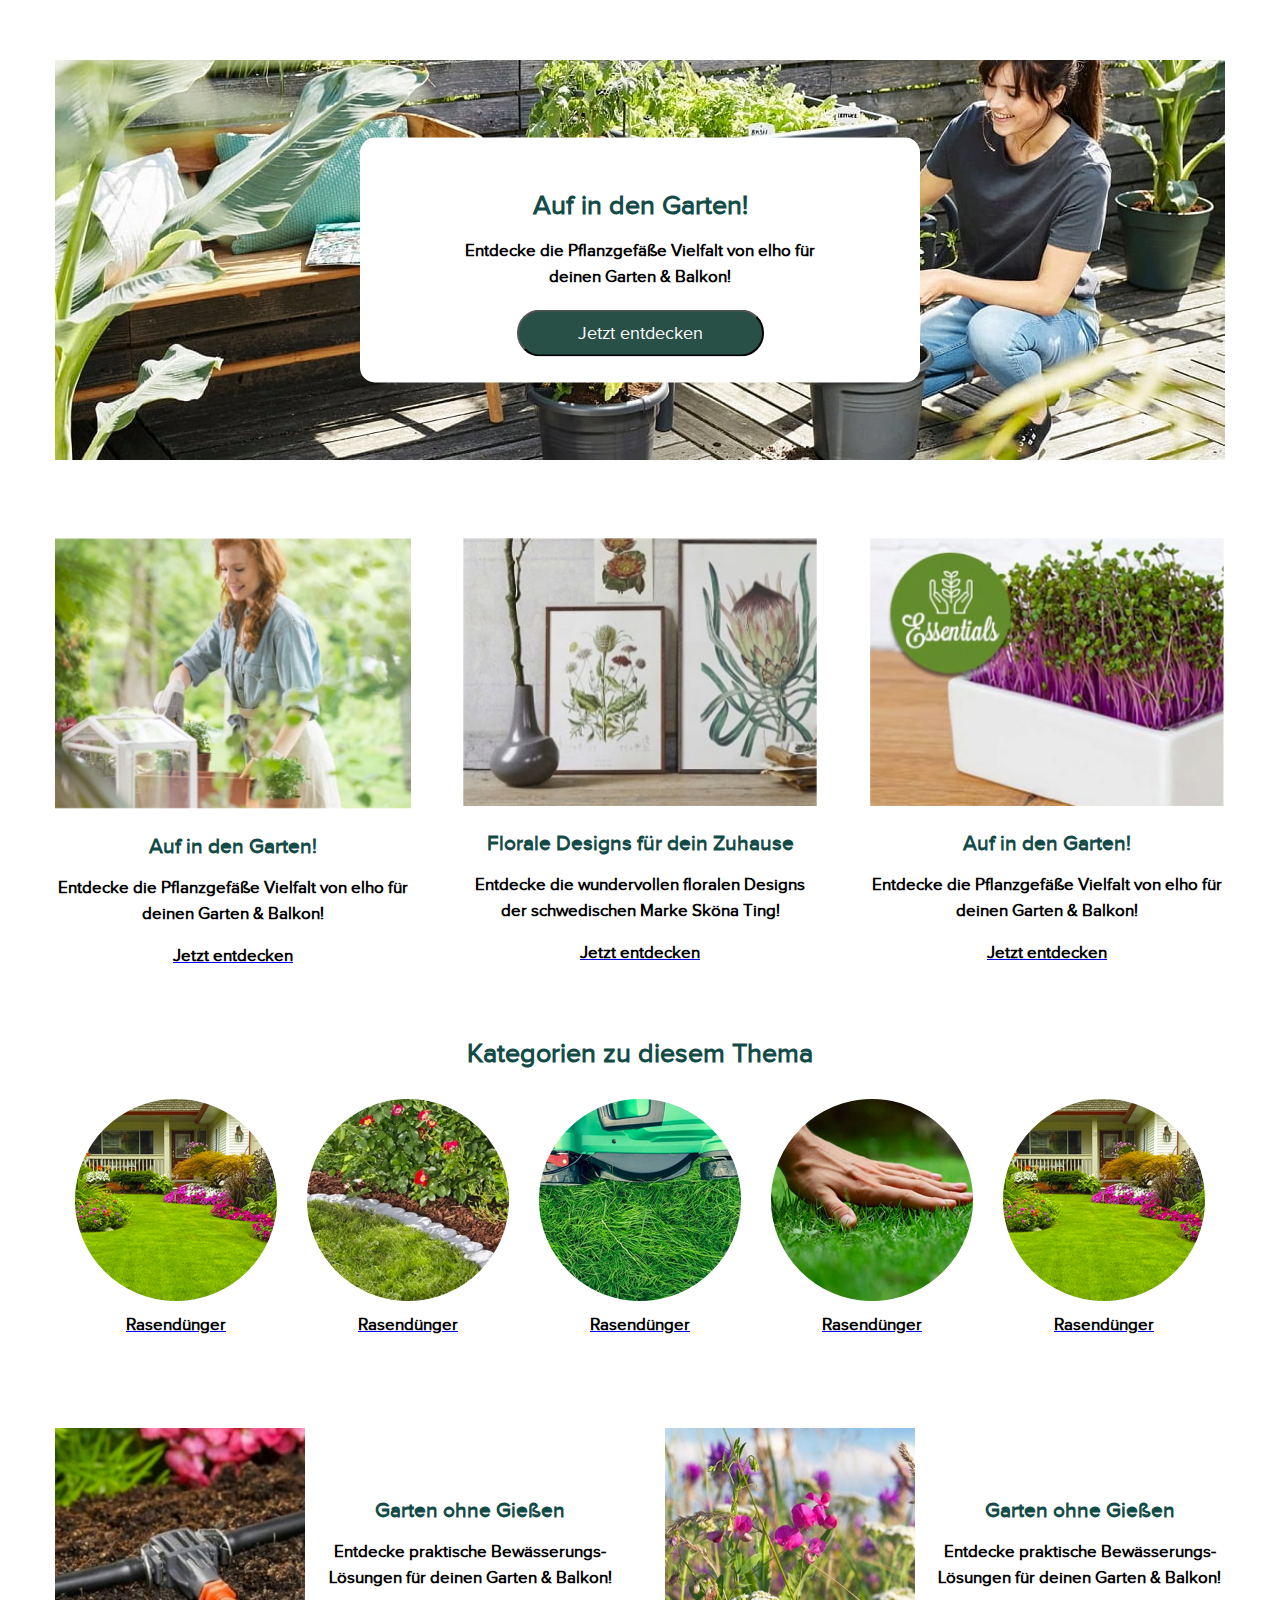
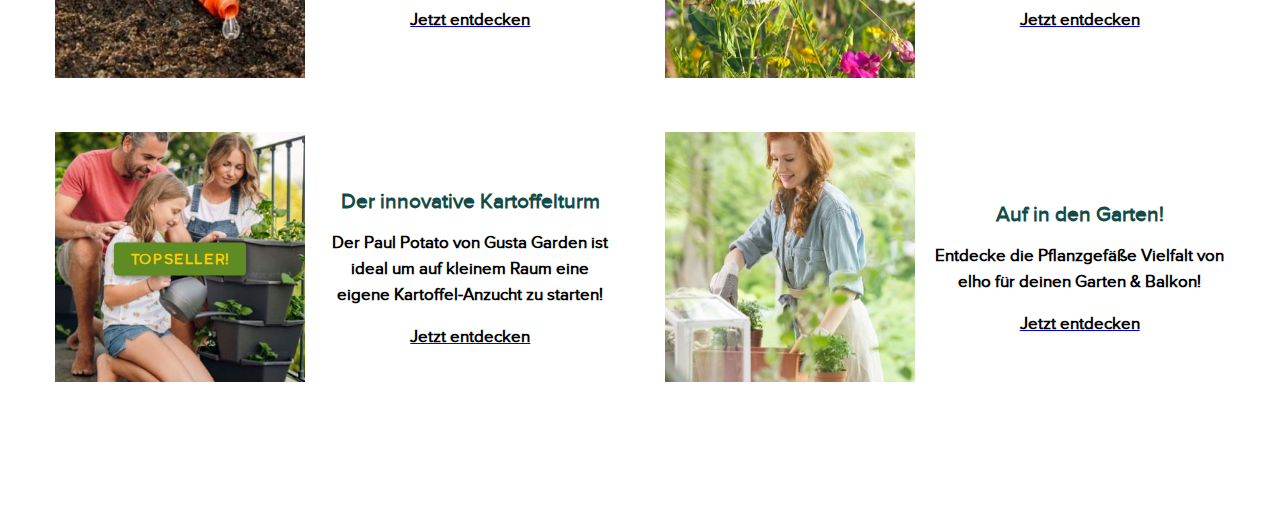
<file: index.html>
<!DOCTYPE html>
<html lang="de">
<head>
    <meta charset="UTF-8">
    <meta name="viewport" content="width=device-width, initial-scale=1.0">
    <meta name="description" content="Entdecke hier alles rund um den Garten, mit unseren Top Angeboten.">
    <link rel="stylesheet" href="styles.css">
    <title>Auf in den Garten!</title>
</head>
<body>
    <header>
        <div class="hero">
            <img class="hero-img" src="assets/header.jpg" alt="Garten"></img>
            <div class="header-container">
                <div class="header-wrapper">
                    <h1>Auf in den Garten!</h1>
                    <p>Entdecke die Pflanzgefäße Vielfalt von elho für deinen Garten & Balkon!</p>
                    <a href="#"><button>Jetzt entdecken</button></a>
                </div>
            </div>
        </div>
    </header>
    <div class="center">
        <div class="flex-container">
            <section class="top-section">
                <div class="item first">
                    <a href="#"><img class="section-img" src="assets/section1/img1.jpg" alt="Garten"></a>
                    <h3>Auf in den Garten!</h3>
                    <p>Entdecke die Pflanzgefäße Vielfalt von elho für deinen Garten & Balkon!</p>
                    <a href="#"><p>Jetzt entdecken</p> </a>
                </div>
                <div class="item two">
                    <a href="#"><img class="section-img" src="assets/section1/img2.jpg" alt="Bilder von Pflanzen"></a>
                    <h3>Florale Designs für dein Zuhause</h3>
                    <p>Entdecke die wundervollen floralen Designs der schwedischen Marke Sköna Ting!</p>
                    <a href="#"><p>Jetzt entdecken</p> </a>
                </div>
                <div class="item three">
                    <a href="#"><img class="section-img" src="assets/section1/img3.jpg" alt="Pflanzgefäß"></a>
                    <h3>Auf in den Garten!</h3>
                    <p>Entdecke die Pflanzgefäße Vielfalt von elho für deinen Garten & Balkon!</p>
                    <a href="#"><p>Jetzt entdecken</p> </a>
                </div>
            </section>
            <section class="categorie-wrapper">
                <h2>Kategorien zu diesem Thema</h2>
                <div class="categorie-container">
                    <div class="categorie one">
                        <a href="#">
                            <img class="categorie-img" src="assets/categories/img1.jpg" alt="Garten">
                            <p class="categorie-p">Rasendünger</p>
                        </a>
                    </div>
                    <div class="categorie two">
                        <a href="#">
                            <img class="categorie-img" src="assets/categories/img2.jpg" alt="Garten">
                            <p class="categorie-p">Rasendünger</p>
                        </a>
                    </div>
                    <div class="categorie three">
                        <a href="#">
                            <img class="categorie-img" src="assets/categories/img3.jpg" alt="Garten">
                            <p class="categorie-p">Rasendünger</p>
                        </a>
                    </div>
                    <div class="categorie four">
                        <a href="#">
                            <img class="categorie-img" src="assets/categories/img4.jpg" alt="Garten">
                            <p class="categorie-p">Rasendünger</p>
                        </a>
                    </div>
                    <div class="categorie five">
                        <a href="#">
                            <img class="categorie-img" src="assets/categories/img5.jpg" alt="Garten">
                            <p class="categorie-p">Rasendünger</p>
                        </a>
                    </div>
                </div>
            </section>
            <section class="bottom-section">
                <div class="item one">
                    <a href="#"><img class="section-img" src="assets/section2/img1.jpg" alt="Bewässerungssystem"></a>
                    <div class="text-wrapper">
                        <h3>Garten ohne Gießen</h3>
                        <p>Entdecke praktische Bewässerungs-Lösungen für deinen Garten & Balkon!</p>
                        <a href="#"><p>Jetzt entdecken</p> </a>
                    </div>
                </div>
                <div class="item two">
                    <a href="#"><img class="section-img" src="assets/section2//img2.jpg" alt="Pflanzen"></a>
                    <div class="text-wrapper">
                        <h3>Garten ohne Gießen</h3>
                        <p>Entdecke praktische Bewässerungs-Lösungen für deinen Garten & Balkon!</p>
                        <a href="#"><p>Jetzt entdecken</p> </a>
                    </div>
                </div>
                <div class="item three">
                    <a href="#">
                        <div class="eyecatcher-container">
                            <img class="section-img" src="assets/section2//img3.jpg" alt="Paul Potato Garden">
                            <div class="eyecatcher">TOPSELLER!</div>
                        </div>
                    </a>
                    <div class="text-wrapper">
                        <h3>Der innovative Kartoffelturm</h3>
                        <p>Der Paul Potato von Gusta Garden ist ideal um auf kleinem Raum eine eigene Kartoffel-Anzucht zu starten!</p>
                        <a href="#"><p>Jetzt entdecken</p> </a>
                    </div>
                </div>
                <div class="item four">
                    <a href="#"><img class="section-img" src="assets/section2//img4.jpg" alt="Garten"></a>
                    <div class="text-wrapper">
                        <h3>Auf in den Garten!</h3>
                        <p>Entdecke die Pflanzgefäße Vielfalt von elho für deinen Garten & Balkon!</p>
                        <a href="#"><p>Jetzt entdecken</p></a>
                    </div>
                </div>
            </section>
        </div>
    </div>
</body>
</html>
</file>
<file: styles.css>
@font-face {
    font-family: "Proxima Nova";
    src: url(assets/fonts/ProximaNovaRegular.ttf);
}
@font-face {
    font-family: "Coco Gothic";
    src: url(assets/fonts/CocoGothic.ttf);
}


/* Reset */
a, p, body, h1, h2 ,h3 {
    margin: 0;
    padding: 0;
}

/* Defaults */

p, h1, h2, h3 {
    color: #124B47;
    font-family: "Proxima Nova";
    font-weight: 600;
    text-align: center;
    letter-spacing: 0;
}
button {
    text-align: center;
    width: 247px;
    height: 47px;
    border-radius: 23px;
    background-color: #295046;
    color: #FFFFFF;
    font-family: "Proxima Nova";
    font-size: 18px;
    letter-spacing: 0;
    line-height: 22px;
    margin-top: 20px;
}

/* Mobile */
body {
    margin-top: 60px;
    margin-bottom: 32px;
}
img {
    width: 100%;
    position: relative;
}
h1 {
    font-size: 27px;
    line-height: 33px;
    margin-top: 24px;
}
h2 {
    font-size: 24px;
    line-height: 29px;
    
}
h3 {
    font-size: 21px;
    line-height: 25px;
    margin-top: 20px;
}
p {
    font-size: 17px;
    line-height: 26px;
    color:  #000000;
    margin-top: 16px;
}
.center {
    display: flex;
    flex-direction: column;
    align-items: center;

}
.hero {
    display: flex;
    flex-direction: column;
    align-items: center;
    justify-content: center;
}
.header-wrapper {
    display: flex;
    flex-direction: column;
    align-items: center;
    margin-top: 24px;
    width: 100%;
}
.flex-container {
    display: flex;
    flex-direction: column;
    align-items: center;
    justify-content: center;
    padding: 0 20px;
    max-width: 1170px;
}
.hero-img {
    width: 150%;
}
.hero {
    overflow: hidden;
}
.top-section, .bottom-section {
    display: flex;
    flex-direction: row;
    flex-wrap: wrap;
    justify-content: space-between;
    align-items: flex-start;
    width: 100%;
}
.top-section {
    margin-top: 77px;
    
}
.top-section .item.two {
    margin-bottom: 50px;
    margin: 50px 0;
}
.top-section .item, .bottom-section .item {
    flex-basis: 100%;
    /* margin: auto */
}
.section-img {
    width: 100%;
}
.categorie-container {
    width: 100%;
    display: flex;
    flex-direction: row;
    flex-wrap: wrap;
    justify-content: center;
}
.categorie {
    margin: 31px 15px 0 15px;
}
.categorie-wrapper {
    margin-top: 70px;
}
.categorie-p {
    margin-top: 7px;
}
.categorie-img {
    max-width: 152px;
}
.bottom-section {
    margin-top: 70px;
}
.bottom-section .item {
    margin-bottom: 50px;
}
p {
    flex-grow: 1;
}
.eyecatcher-container {
    position: relative;
}
.eyecatcher {
    display: flex;
    align-items: center;
    justify-content: center;
    height: 31px;
    width: 132px;
    border-radius: 4px;
    background-color: #5F8B24;
    box-shadow: 2px 2px 7px 0 rgba(0,0,0,0.5);
    text-align: center;
    color: #FFCF00;
    font-family: "Coco Gothic";
    font-size: 14px;
    font-weight: bold;
    letter-spacing: 1.6px;
    line-height: 18px;
    vertical-align: middle;
    text-align: center;
    position: absolute;
    top: 50%;
    left: 50%;
    transform: translate(-50%, -50%);
    padding-top: 2px;
  }




/* Tablet */
@media screen and (min-width: 768px) {
    .hero-img {
        /* max-height: 400px;
        min-height: 197px; */
        height: 400px;
        width: auto;
    }
    .hero {
        position: relative;
    }
    .header-container {
        display: flex;
        justify-content: center;
        align-items: center;
        position: absolute;
        top: 50%;
        left: 50%;
        transform: translate(-50%, -50%);
        background: #FFFFFF;
        width: 560px;
        height: 245px;
        border-radius: 15px;
    }
    h1 {
        margin: 0;
    }
    .categorie {
        max-width: 270px;
    }
    .categorie-img {
        max-width: 202px;
    }
    .header-wrapper {
        width: 389px;   
    }
    .top-section .item {
        flex: 1;
        margin: 0;
    }
    .top-section .item.two {
        margin: 0 25px;
    }
    .bottom-section .item {
        flex: 1 0 350px;
        /* max-width: 350px; */
        margin: auto;
    }
    .bottom-section .item.three, .bottom-section .item.four {
        margin-top: 60px;
    }
    .bottom-section .item.three, .bottom-section .item.one {
        margin-right: 30px;
    }
}




/* Desktop */
@media screen and (min-width: 960px) {
    h2 {
        font-size: 27px;
    }
    .top-section .item {
        max-width: 356px;
    }
    .categorie {
        flex: 1;
    }
    .categorie-container {
        margin: auto;
        padding: 0;
    }
    .bottom-section {
        margin-top: 90px;
    }
    .bottom-section .item {
        display: flex;
        max-width: 560px;
        flex: 1 0 400px;
        align-items: center;
    }
    .bottom-section .text-wrapper {
        margin-left: 20px;
        max-width: 290px;
        height: auto;
        width: auto;
    }
    .bottom-section .item.three, .bottom-section .item.four {
        margin-top: 50px;
    }
    .bottom-section .item.three, .bottom-section .item.one {
        margin-right: 49px;
    }
    body {
        padding-bottom: 108px;
    }
    .bottom-section .section-img {
        min-width: 200px;
    }
}
</file>
